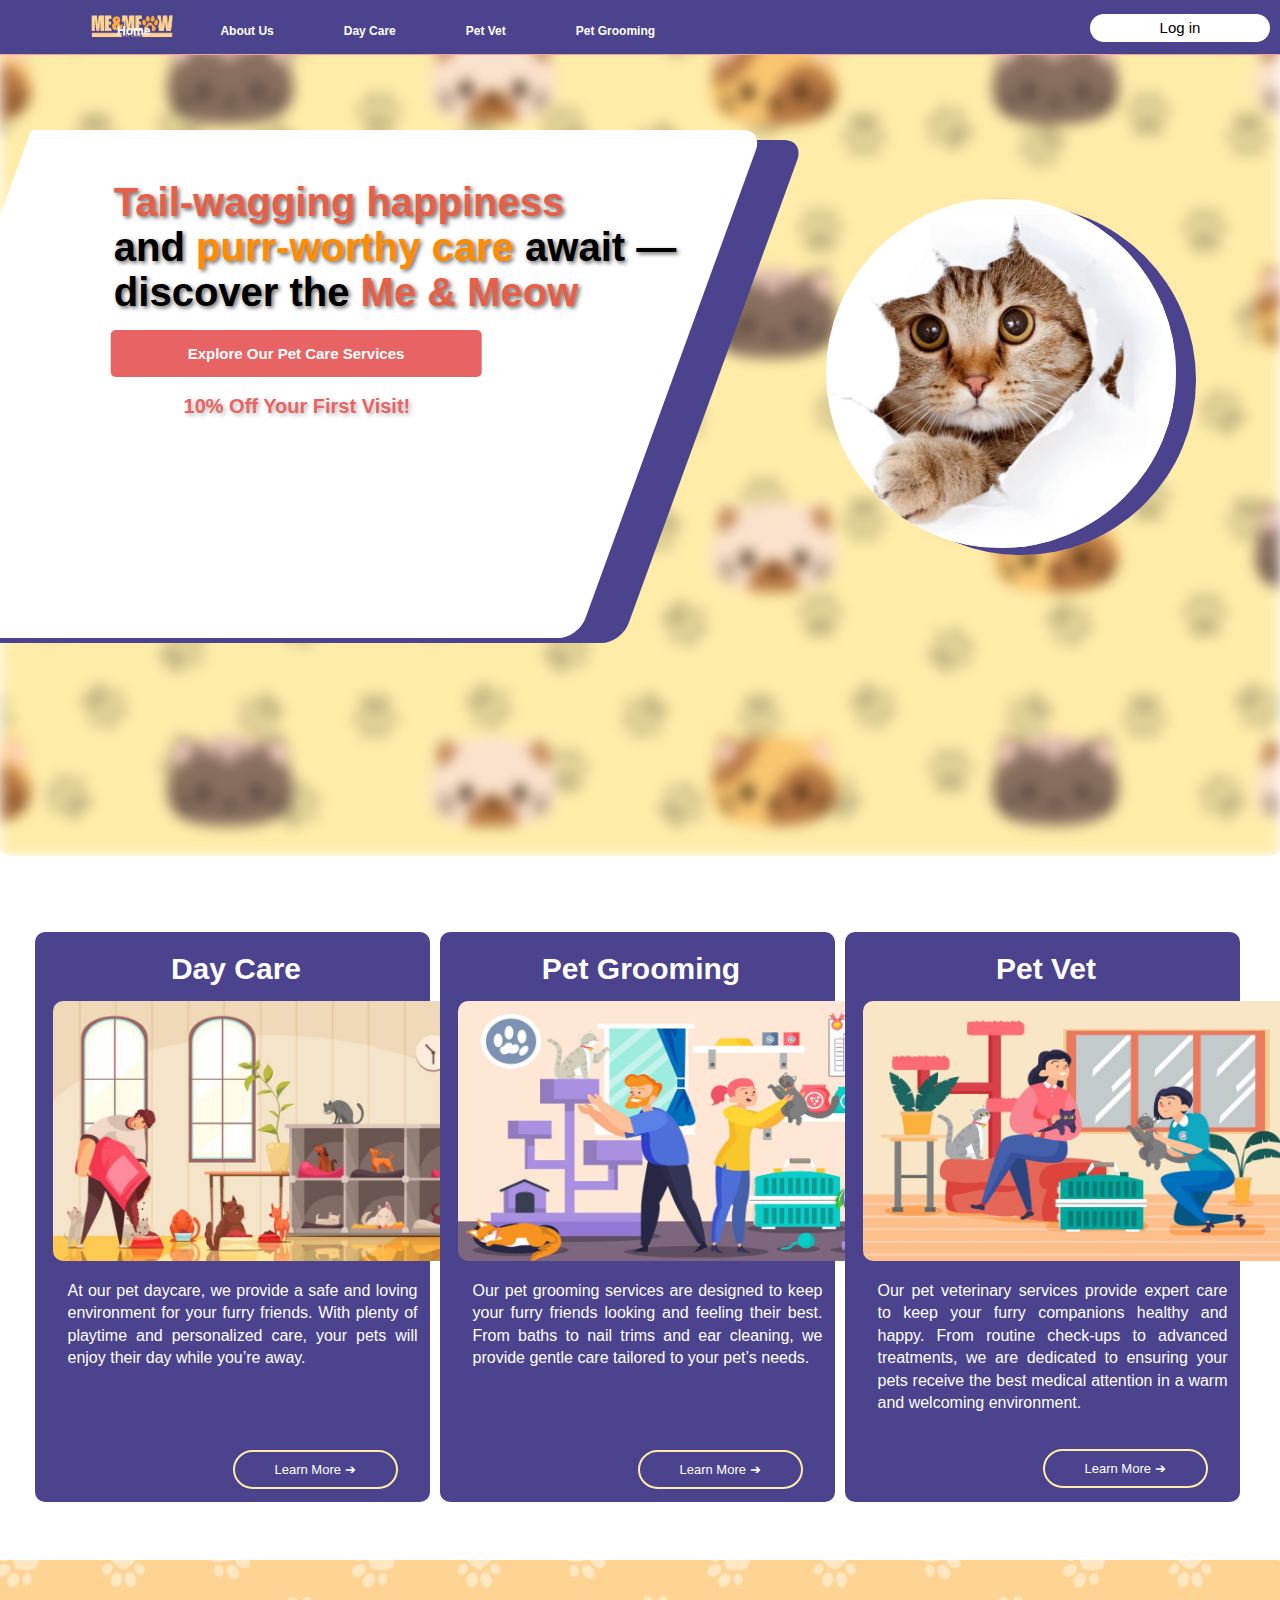
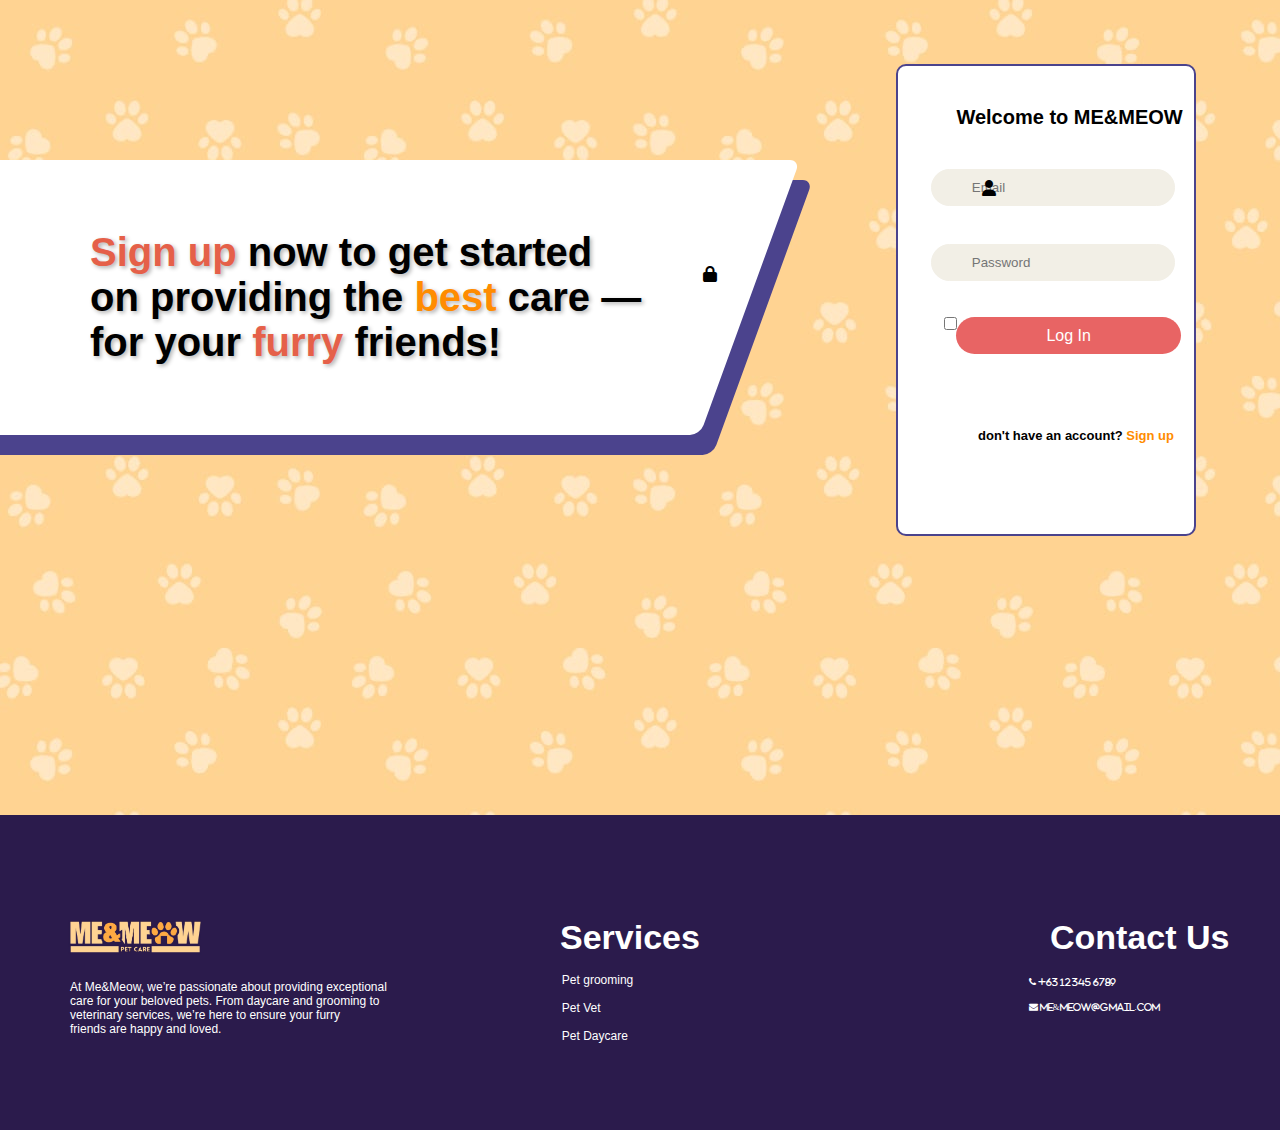
<file: index.html>
<!DOCTYPE html>
<html lang="en">
<head>
    <meta charset="UTF-8">
    <meta name="viewport" content="width=device-width, initial-scale=1.0">
    <link rel="stylesheet" href="index.css">
    <link rel="stylesheet" href="https://cdnjs.cloudflare.com/ajax/libs/font-awesome/6.0.0-beta3/css/all.min.css">
    <link rel="stylesheet" href="https://cdnjs.cloudflare.com/ajax/libs/font-awesome/4.7.0/css/font-awesome.min.css">

    <title>Document</title>
</head>
<body >
    <nav class="navbar">
        <label><img class="header" src="img/newlogo.jpg" alt="logo"></label>
        <ul>
            <li><a href="index.html">Home</a></li>
            <li><a href="about.html">About Us</a></li>
            <li><a href="daycare.html">Day Care</a></li>
            <li><a href="vet.html">Pet Vet</a></li>
            <li><a href="petgru.html">Pet Grooming</a></li>

            <div class="snav">
                <a href="#log">Log  in</a>
            </div>
            
       </ul>          
    </nav>
    

    <section class="body1">
        <div class="bbg">
            <div class="fbg">
                <h1 class="int">
                    <span style="color:#e56049;">Tail-wagging happiness</span><br> 
                    and <span style="color:#FF8C00;">purr-worthy care</span> await — <br> 
                    discover the <span style="color:#e56049;">Me & Meow </span> <br>
                    
                </h1>
        
                <h1 class="disc">10% Off Your First Visit!</h1>
                <div class="btn1"><a href="#service">Explore Our Pet Care Services</a></div>
            </div>
        </div>


        <div class="circle">
            <img src="img/circlecat.jpg" alt="Circular Framed Image">
        </div>
    </section>


    <section class="body2" id="service">
        <br>
        <br>
        <div class="container">
            <div class="card">
                <h1 class="h1">Day Care</h1>
                <img src="img/dc.png" class="img1" width="435px" height="260px">
                
                <p class="p1">At our pet daycare, we provide a safe and loving environment for your furry friends. With plenty of playtime and personalized care, your pets will enjoy their day while you’re away.</p>
                <a href="daycare.html" class="cardbtn">Learn More ➔</a>
            </div>

            <div class="card">
                <h1 class="h1">Pet Grooming</h1>
                <img src="img/pv.png" class="img1" width="435px" height="260px">
                
                <p class="p1">Our pet grooming services are designed to keep your furry friends looking and feeling their best. From baths to nail trims and ear cleaning, we provide gentle care tailored to your pet’s needs. </p>
                <a href="petgru.html" class="cardbtn">Learn More ➔</a>
            </div>

            <div class="card">
                <h1 class="h1">Pet Vet</h1>
                <img src="img/pg.png" class="img1" width="435px" height="260px">
                
                <p class="p1">Our pet veterinary services provide expert care to keep your furry companions healthy and happy. From routine check-ups to advanced treatments, we are dedicated to ensuring your pets receive the best medical attention in a warm and welcoming environment.</p>
                <a href="vet.html" class="cardbtn2">Learn More ➔</a>
            </div>
        </div>
        <br>
    </section>

    <section class="body3" id="log">

        <h1 class="int2">
            <div class="int2h">
                <span style="color:#e56049;">Sign up</span> now to get started<br> 
             on providing the<span style="color:#FF8C00;"> best </span>care — <br> 
            for your   <span style="color:#e56049;">furry </span> friends!
            </div>    
        </h1>

        <form action="" class="signlog">
            <label for="logsign" class="form">Welcome to ME&MEOW</label>
      
            <span class="icon1"><i class="fas fa-user"></i></span>
            <input type="text" placeholder="Email" required class="email">
      
            <span class="icon2"><i class="fas fa-lock"></i></span>
            <input type="password" placeholder="Password" required class="pass">
      
            <div class="rem">
              <label>
                <input type="checkbox" name="remember">Remember me
              </label>
            </div>

            <a href="about.html" class="submit">Log In</a>
            
            
            <p class="signlabel">don't have an account? <a href="sign.html" class="sign">Sign up</a></p>
            
          </form>
    </section>

    <section class="foot">
        <footer>
            <div class="fhead">
                <img src="img/fttrlogo.png" width="150px" height="50px">
                <h1>Services</h1>
                <h1>Contact Us</h1>
            </div>
            <div class="fdisc">
                <span>At Me&Meow, we’re passionate about providing exceptional <br>
                    care for your beloved pets. From daycare and grooming to <br>
                    veterinary services, we’re here to ensure your furry <br>
                    friends are happy and loved.</span>
                <div class="fserv">
                    <a href="">Pet grooming</a> <br>
                    <br><a href="">Pet Vet</a> <br>
                    <br><a href="">Pet Daycare</a>
                </div>

                <div class="fcont">
                    <h1 class="fa fa-phone">  +63 12 345 6789</h1> <br>
                    <br>
                    <a href="https://mail.google.com/mail/u/0/#inbox" class="fa fa-envelope">  me&meow@gmail.com</a>
                </div>
            </div>
        </footer>
    </section>
</body>
</html>
</file>
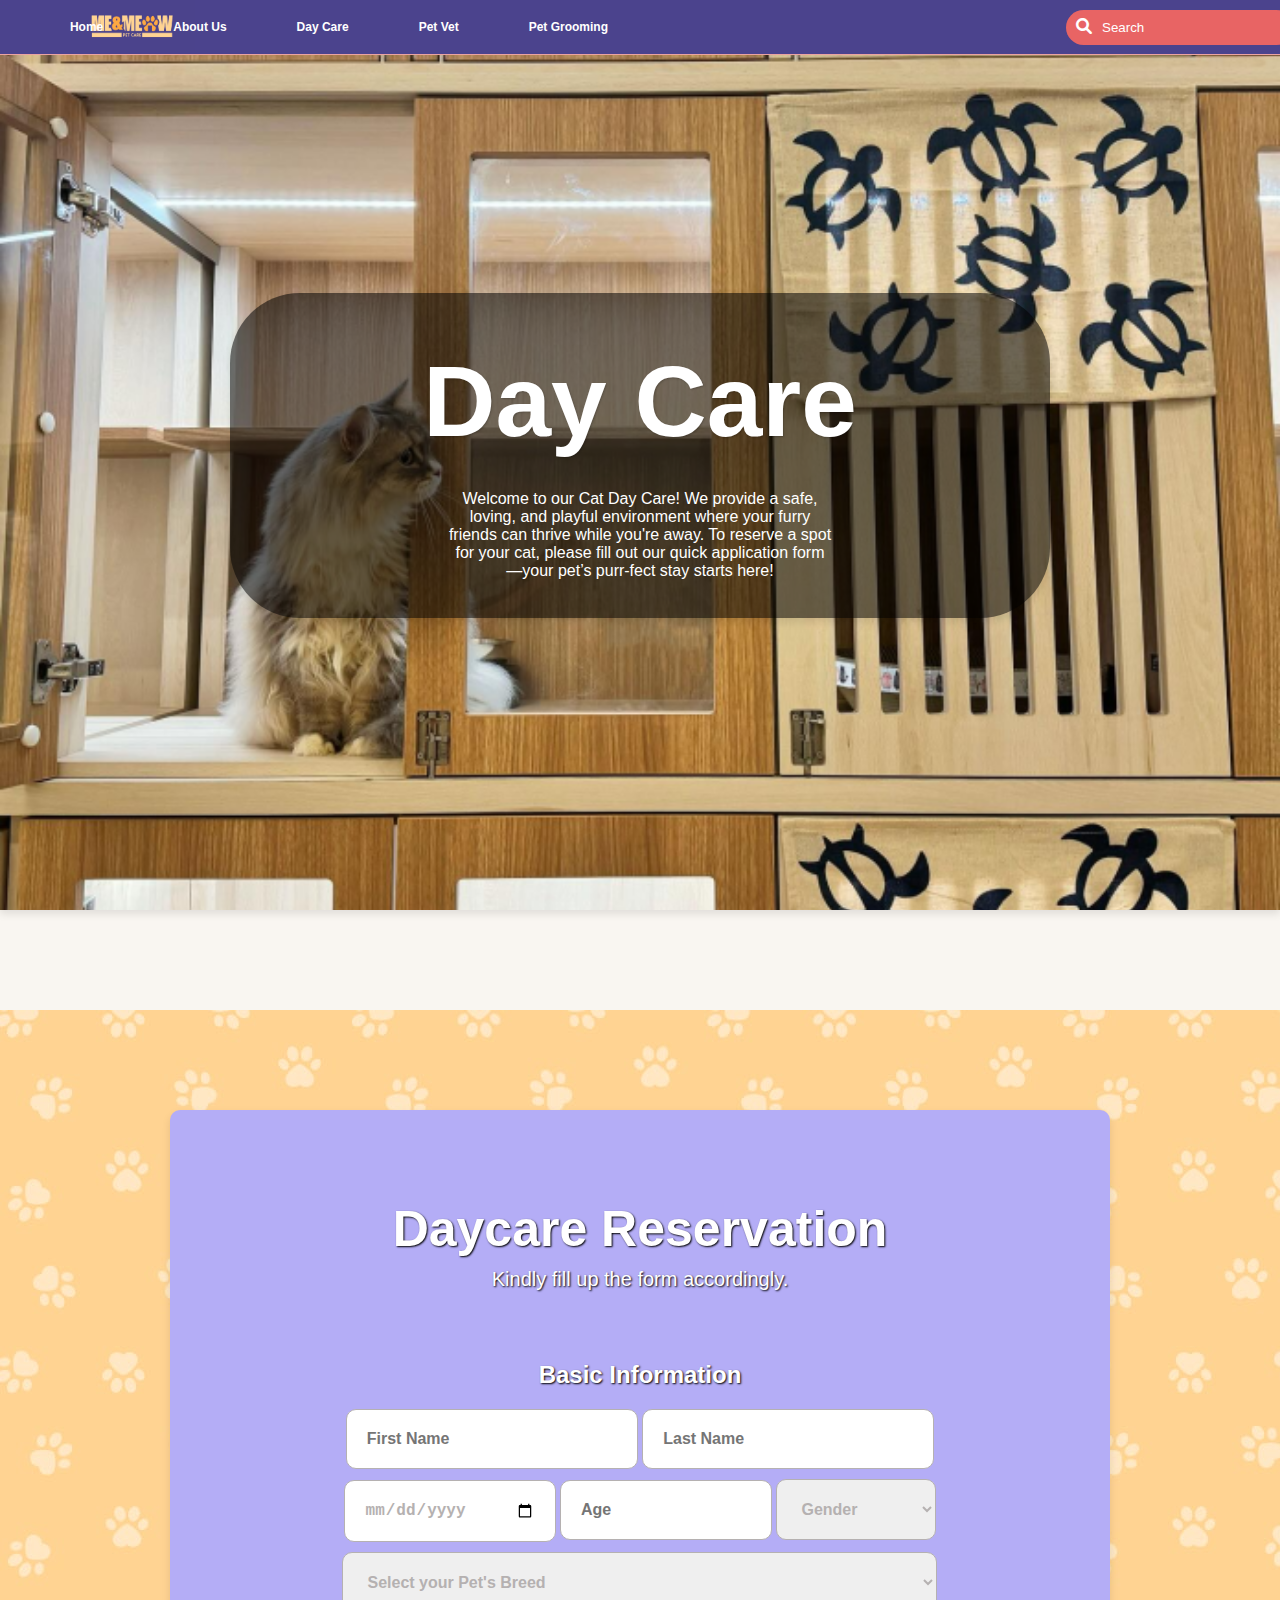
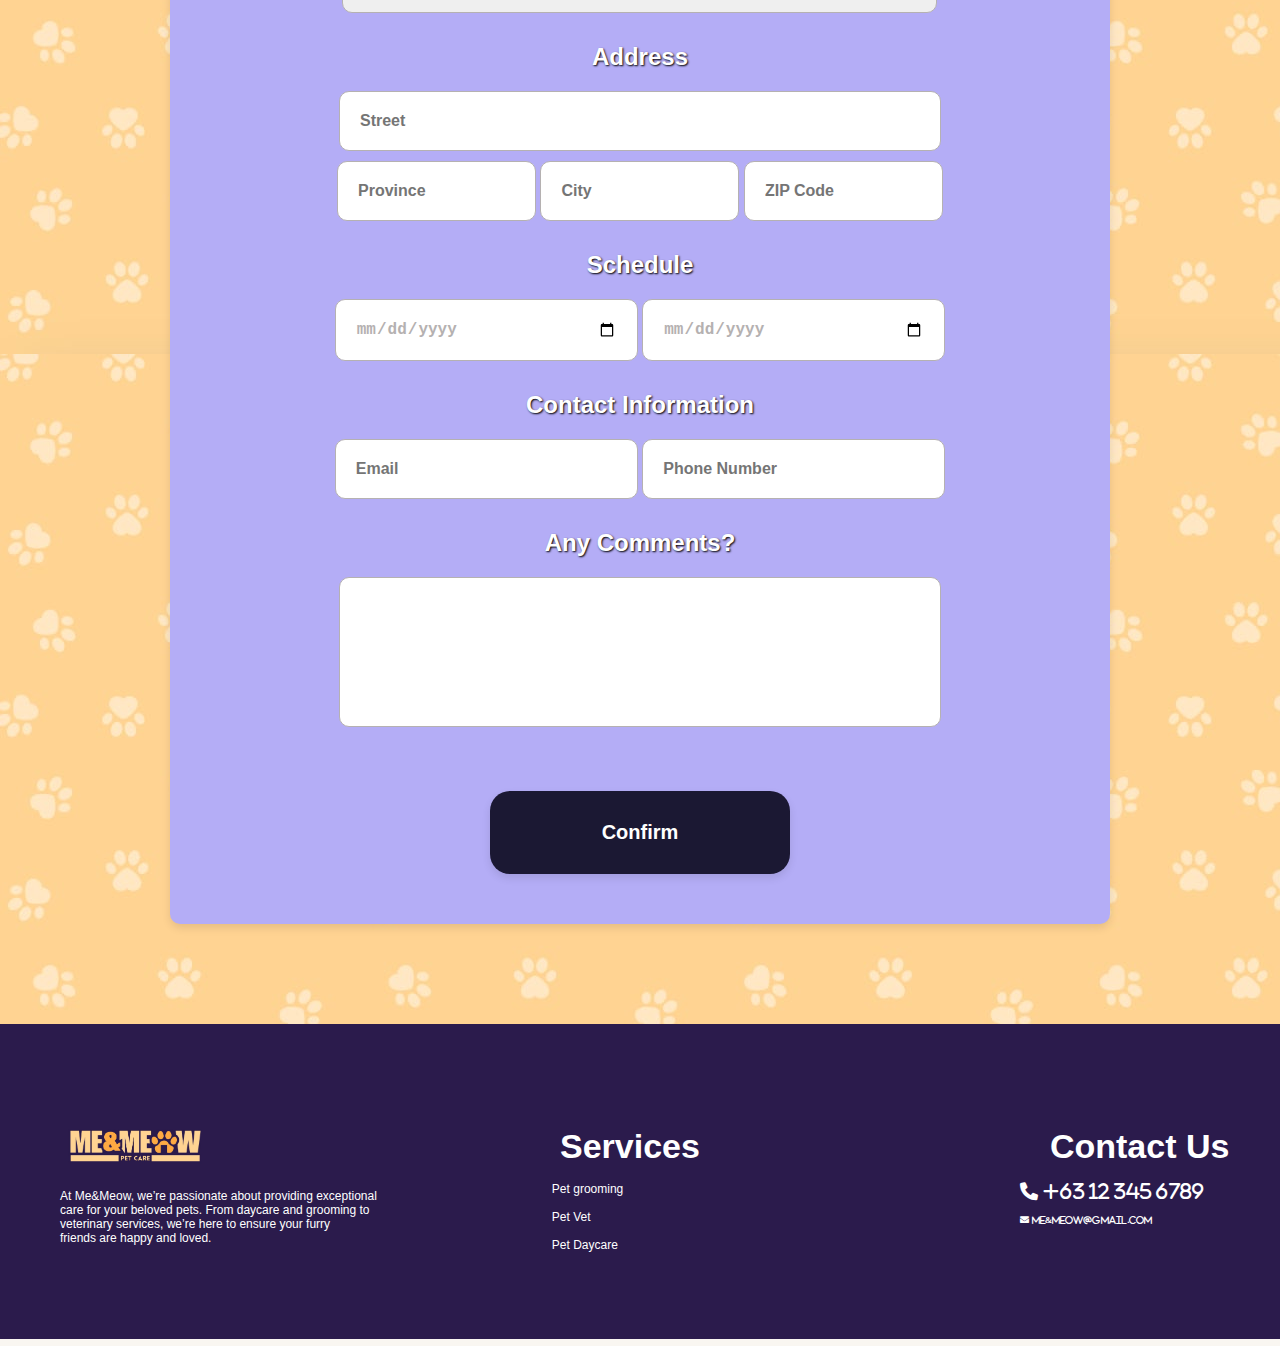
<file: daycare.html>
<!DOCTYPE html>
<html lang="en">
    <head>
        <meta charset="UTF-8" />
        <meta name="viewport" content="width=device-width, initial-scale=1.0" />
        <link rel="stylesheet" href="daycare.css" />
        <link rel="stylesheet" href="https://cdnjs.cloudflare.com/ajax/libs/font-awesome/6.0.0-beta3/css/all.min.css" />

        <title>Services - Day Care</title>
    </head>
    <body>

<!-- NAV BAR -->

<nav class="navbar">
    <label><img class="header" src="img/newlogo.jpg" alt="logo"></label>
    <ul>
        <li><a href="index.html">Home</a></li>
        <li><a href="about.html">About Us</a></li>
        <li><a href="daycare.html">Day Care</a></li>
        <li><a href="vet.html">Pet Vet</a></li>
        <li><a href="petgru.html">Pet Grooming</a></li>

        <div class="snav">
            <i class="fa fa-search"><input type="text" name="search" class="srchbar" placeholder="Search"></i>
        </div>
        
   </ul>          
</nav>

</section>
<!-- MAIN CONTENT -->


<section class="box" id="ttl">

<div>

    <h1> Day Care </h1>
    <p>Welcome to our Cat Day Care! We provide a safe, loving, and playful environment where your furry friends can thrive while you're away. To reserve a spot for your cat, please fill out our quick application form—your pet’s purr-fect stay starts here!</p>

</div>

</section>

<section class="setbg">
    <div class="set">
        <h1 class="title"> Daycare Reservation </h1>
        <p style="margin-bottom: 50px; font-size: 20px;"> Kindly fill up the form accordingly. </p>


        <form>

            <h2 style="margin-bottom: 20px; margin-top: 70px;"> Basic Information </h2>
            <input class="bar" type="text" placeholder="First Name">
            <input class="bar" type="text" placeholder="Last Name"> <br>

            <input class="shortbar" type="date" placeholder="Date of Birth" onfocus="(this.type='date')"
            onblur="(this.type='text')">

            <input class="shortbar" type="text" placeholder="Age">
            <select class="shortbarselect" placeholder="Gender">
                <option>Gender</option>
                <option>Male</option>
                <option>Female</option>
            </select> <br>

            <select class="longbarselect">
                <option>Select your Pet's Breed </option>
                <option>Cat</option>
                <option>Dog</option>
            </select>

            <h2 style="margin-bottom: 20px;margin-top: 20px;"> Address </h2>

            <input class="longbar" type="text" placeholder="Street"><br>
            <input class="shortbarthree" type="text" placeholder="Province">
            <input class="shortbarthree" type="text" placeholder="City">
            <input class="shortbarthree" type="text" placeholder="ZIP Code">

            <h2 style="margin-bottom: 20px;margin-top: 20px;"> Schedule </h2>

            <input class="middlebar" type="date" placeholder="Check-In" onfocus="(this.type='date')"
            onblur="(this.type='text')">
            <input class="middlebar" type="date" placeholder="Check-Out" onfocus="(this.type='date')"
            onblur="(this.type='text')">

            <h2 style="margin-bottom: 20px;margin-top: 20px;"> Contact Information </h2>

            <input class="middlebar" type="text" placeholder="Email">
            <input class="middlebar" type="text" placeholder="Phone Number"> <br>

            <h2 style="margin-bottom: 20px;margin-top: 20px;"> Any Comments? </h2>
            <textarea class="longbar" rows="6"> </textarea> <br>
            <a href="#ttl"><button> Confirm </button></a>
        </form>
    </div>
</section>



<!-- FOOTER -->
        
        <section class="foot">
            <footer>
                <div class="fhead">
                    <img src="img/fttrlogo.png" width="150px" height="50px" class="ftrimg">
                    <h1>Services</h1>
                    <h1>Contact Us</h1>
                </div>
                <div class="fdisc">
                    <span>At Me&Meow, we’re passionate about providing exceptional <br>
                        care for your beloved pets. From daycare and grooming to <br>
                        veterinary services, we’re here to ensure your furry <br>
                        friends are happy and loved.</span>
                    <div class="fserv">
                        <a href="">Pet grooming</a> <br>
                        <br><a href="">Pet Vet</a> <br>
                        <br><a href="">Pet Daycare</a>
                    </div>
    
                    <div class="fcont">
                        <h1 class="fa fa-phone">  +63 12 345 6789</h1> <br>
                        <br>
                        <a href="https://mail.google.com/mail/u/0/#inbox" class="fa fa-envelope">  me&meow@gmail.com</a>
                    </div>
                </div>
            </footer>
        </section>
    </body>
</html>
</file>
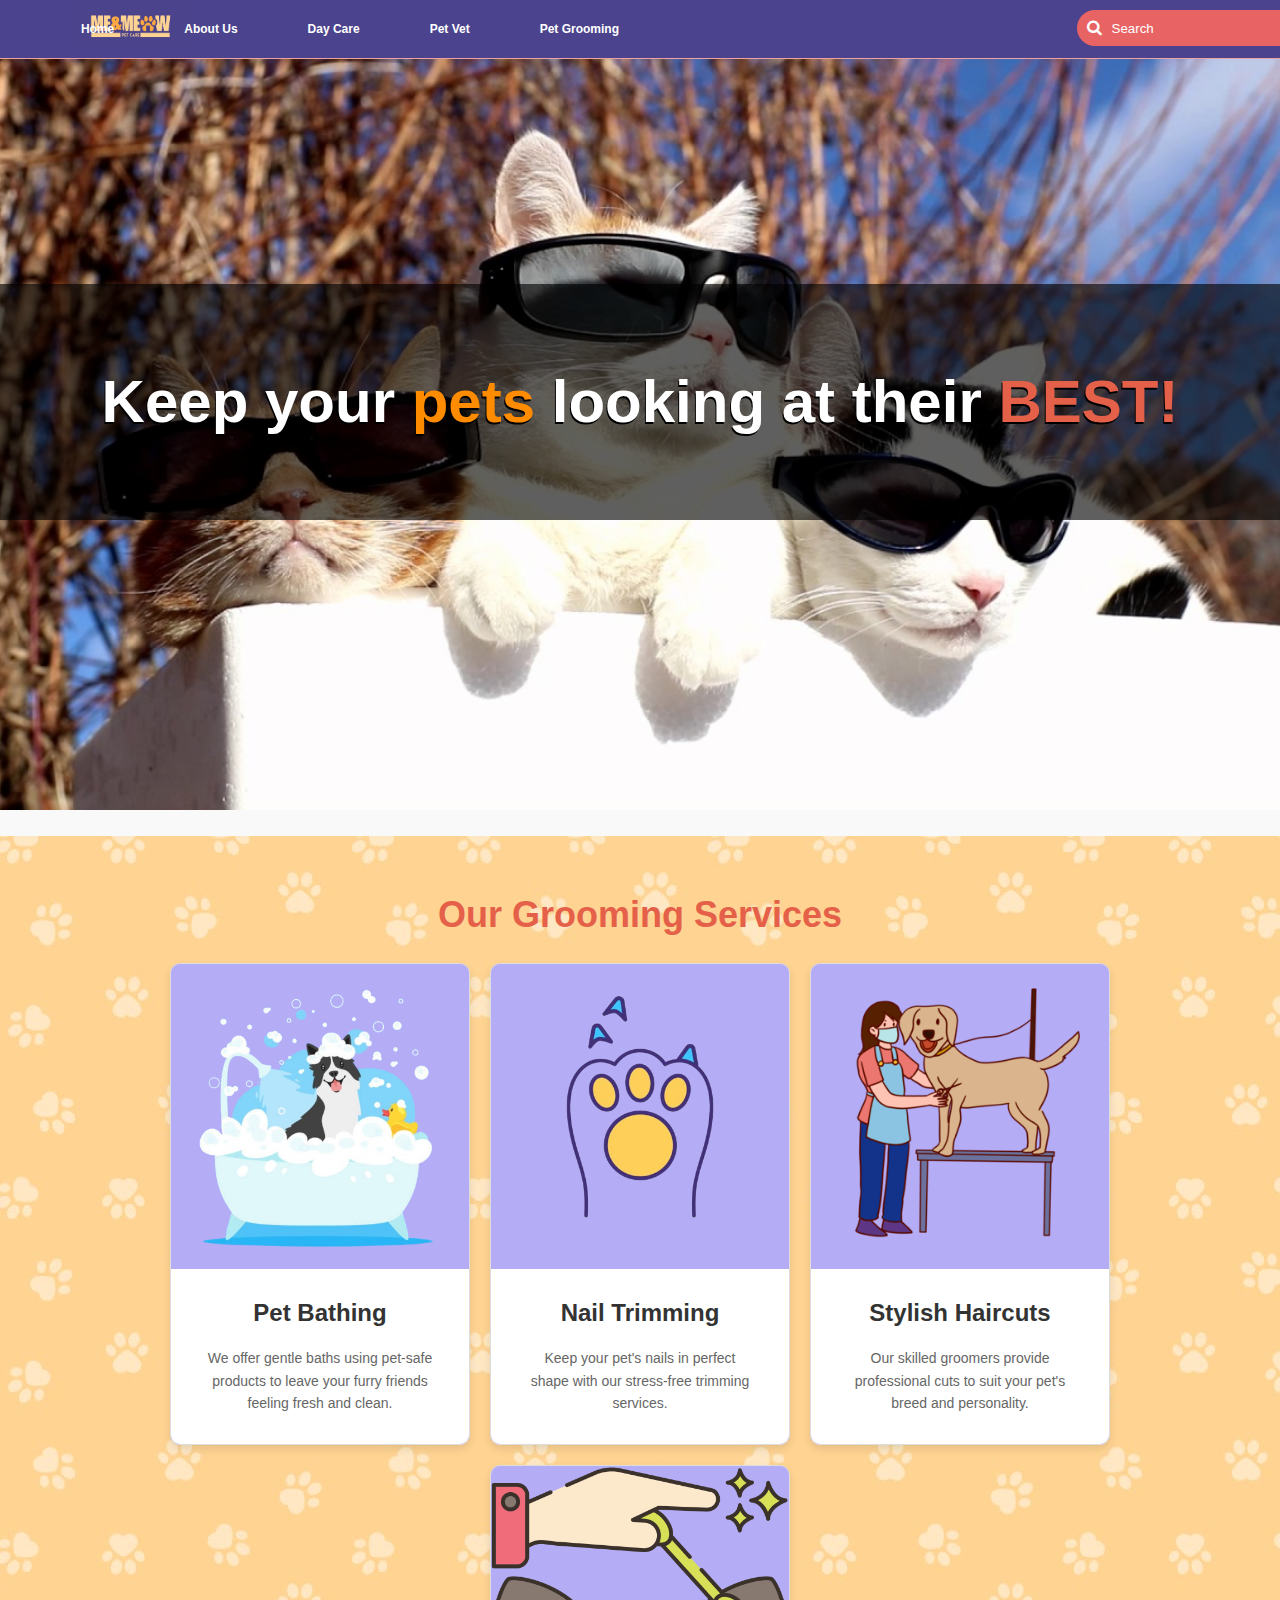
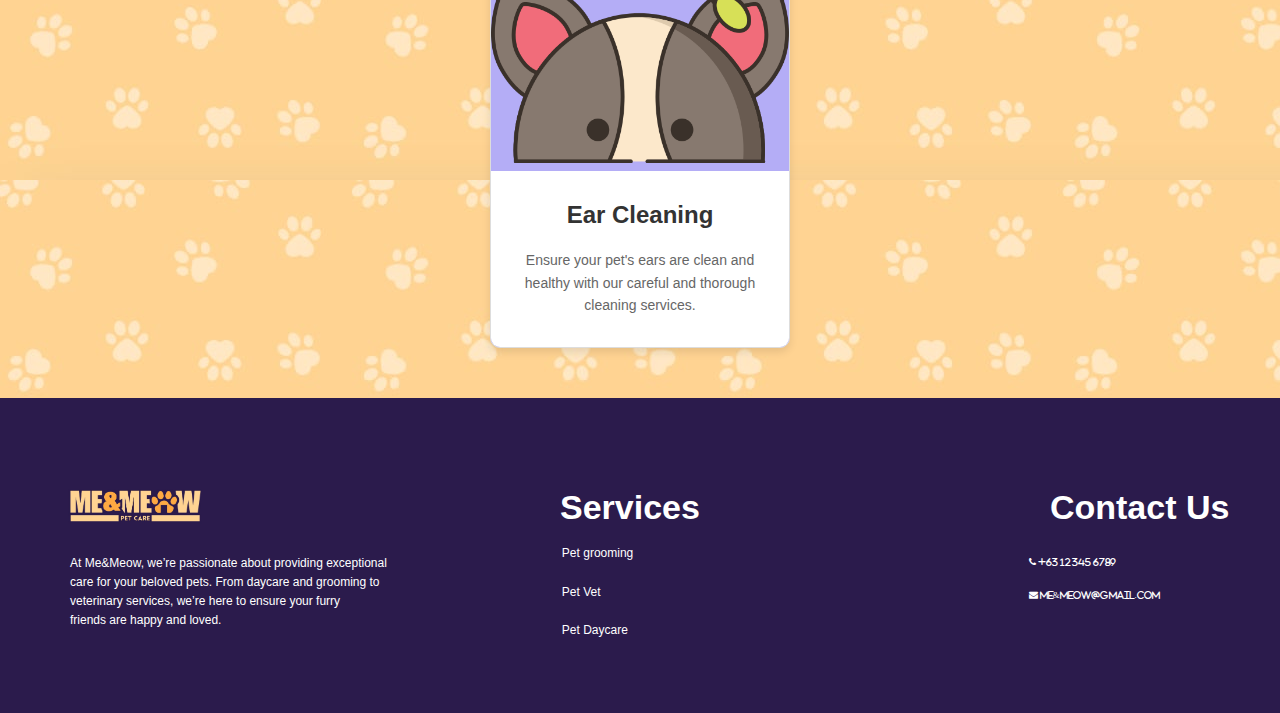
<file: petgru.html>
<!DOCTYPE html>
<html lang="en">
<head>
    <meta charset="UTF-8">
    <meta name="viewport" content="width=device-width, initial-scale=1.0">
    <link rel="stylesheet" href="petgru.css">
    <link rel="stylesheet" href="https://cdnjs.cloudflare.com/ajax/libs/font-awesome/6.0.0-beta3/css/all.min.css">
    <link rel="stylesheet" href="https://cdnjs.cloudflare.com/ajax/libs/font-awesome/4.7.0/css/font-awesome.min.css">

    <title>Pet Grooming Services</title> 
</head>
<body >
    <nav class="navbar">
        <label><img class="header" src="img/newlogo.jpg" alt="logo"></label>
        <ul>
            <li><a href="index.html">Home</a></li>
            <li><a href="about.html">About Us</a></li>
            <li><a href="daycare.html">Day Care</a></li>
            <li><a href="vet.html">Pet Vet</a></li>
            <li><a href="petgru.html">Pet Grooming</a></li>

            <div class="snav">
                <i class="fa fa-search"><input type="text" name="search" class="srchbar" placeholder="Search"></i>
            </div>
            
       </ul>          
    </nav>

    <section class="hero">
        <div>
            <h1>Keep your <span style="color:#FF8C00;">pets</span> looking at their <span style="color:#e56049;">BEST!</span></h1>
            
        </div>
    </section>

    <br>
   
    <section class="services">
        <h2>Our Grooming Services</h2>
        <div class="services-grid">
            
            <div class="service-card">
                <img src="img/petbath.png" alt="Pet Bathing">
                <div class="desc">
                    <h3>Pet Bathing</h3>
                    <p>We offer gentle baths using pet-safe products to leave your furry friends feeling fresh and clean.</p>
                </div>

            </div>
            
            <div class="service-card">
                <img src="img/Clipping.png" alt="Nail Trimming">
                <div class="desc2">
                    <h3>Nail Trimming</h3>
                    <p>Keep your pet's nails in perfect shape with our stress-free trimming services.</p>
                </div>  
            </div>
            
            <div class="service-card">
                <img src="img/cutting.png" alt="Pet Haircuts">
                <div class="desc">
                    <h3>Stylish Haircuts</h3>
                    <p>Our skilled groomers provide professional cuts to suit your pet's breed and personality.</p>
                </div>  
            </div>
            
            <div class="service-card">
                <img src="img/earclean.png" alt="Ear Cleaning">
                <div class="desc">
                    <h3>Ear Cleaning</h3>
                    <p>Ensure your pet's ears are clean and healthy with our careful and thorough cleaning services.</p>
                </div>    
            </div>
        </div>
    </section>

    <section class="foot">
        <footer>
            <div class="fhead">
                <img src="img/fttrlogo.png" width="150px" height="50px" class="ftrimg">
                <h1>Services</h1>
                <h1>Contact Us</h1>
            </div>
            <div class="fdisc">
                <span>At Me&Meow, we’re passionate about providing exceptional <br>
                    care for your beloved pets. From daycare and grooming to <br>
                    veterinary services, we’re here to ensure your furry <br>
                    friends are happy and loved.</span>
                <div class="fserv">
                    <a href="">Pet grooming</a> <br>
                    <br><a href="">Pet Vet</a> <br>
                    <br><a href="">Pet Daycare</a>
                </div>

                <div class="fcont">
                    <h1 class="fa fa-phone">  +63 12 345 6789</h1> <br>
                    <br>
                    <a href="https://mail.google.com/mail/u/0/#inbox" class="fa fa-envelope">  me&meow@gmail.com</a>
                </div>
            </div>
        </footer>
    </section>
</body>
</html>
</file>
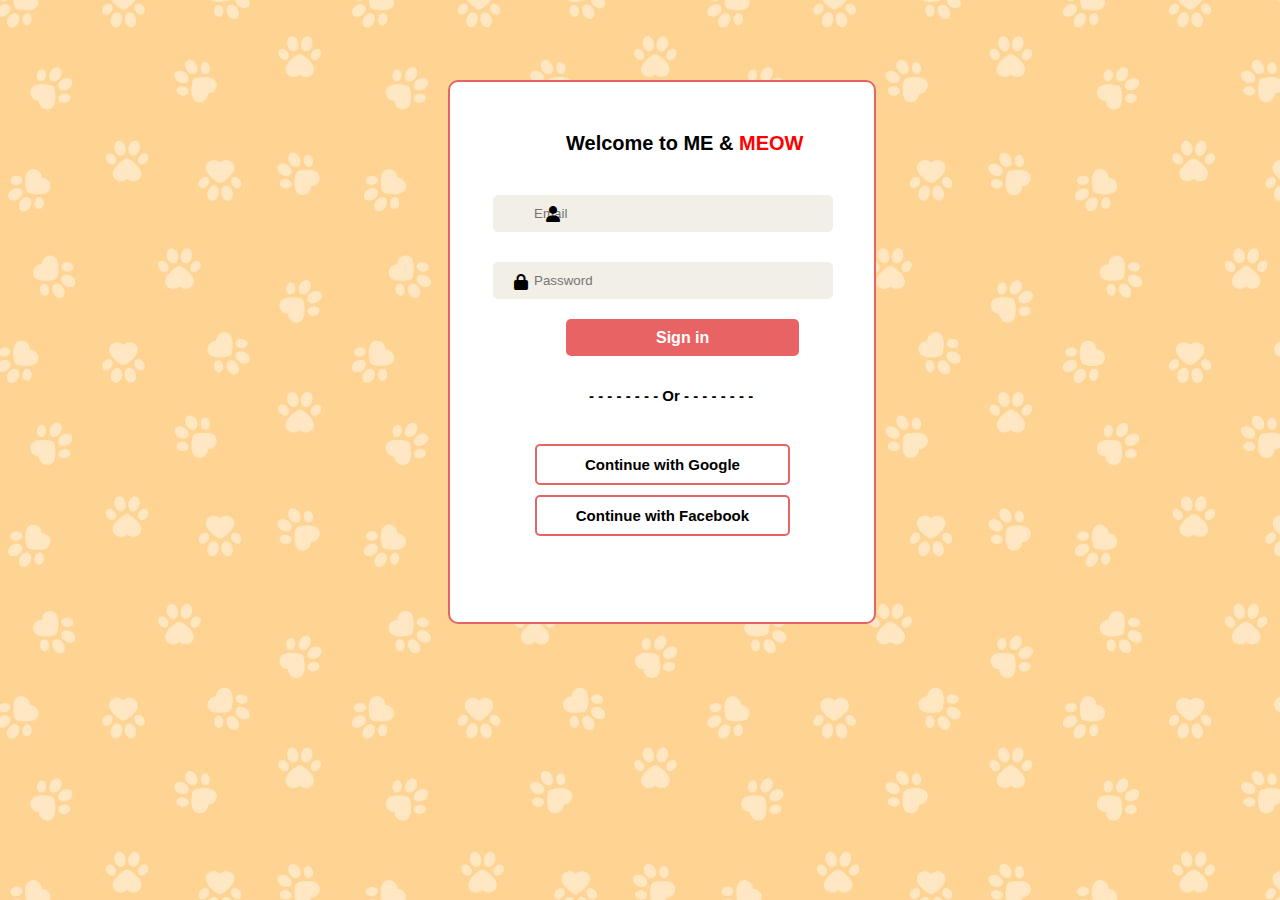
<file: sign.html>
<!DOCTYPE html>
<html lang="en">
<head>
    <meta charset="UTF-8">
    <meta name="viewport" content="width=device-width, initial-scale=1.0">
    <link rel="stylesheet" href="https://cdnjs.cloudflare.com/ajax/libs/font-awesome/6.0.0-beta3/css/all.min.css">
    <link rel="stylesheet" href="https://cdnjs.cloudflare.com/ajax/libs/font-awesome/6.0.0-beta3/css/all.min.css">
    <link rel="stylesheet" href="sign.css">
    <title>Document</title>
</head>
<body> 
    <form action="" class="signlog">
        <label for="logsign" class="form">Welcome to ME & <span style="color: red;">MEOW</span></label>
  
        <span class="icon1"><i class="fas fa-user"></i></span>
        <input type="text" placeholder="Email" class="email">
  
        <span class="icon2"><i class="fas fa-lock"></i></span>
        <input type="password" placeholder="Password" class="pass">
  
        <div >
            <a class="ggl2" href="about.html">Sign in</a>
        </div>
        
        <h1 class="or">- - - - - - - -  Or - - - - - - - -</h1>
        
        <div class="ggl">
            <a href="https://accounts.google.com/">Continue with Google</a>
        </div>

        <div class="ggl3">
            <a href="https://www.facebook.com/">Continue with Facebook</a>
        </div>
      </form>
</body>
</html>
</file>
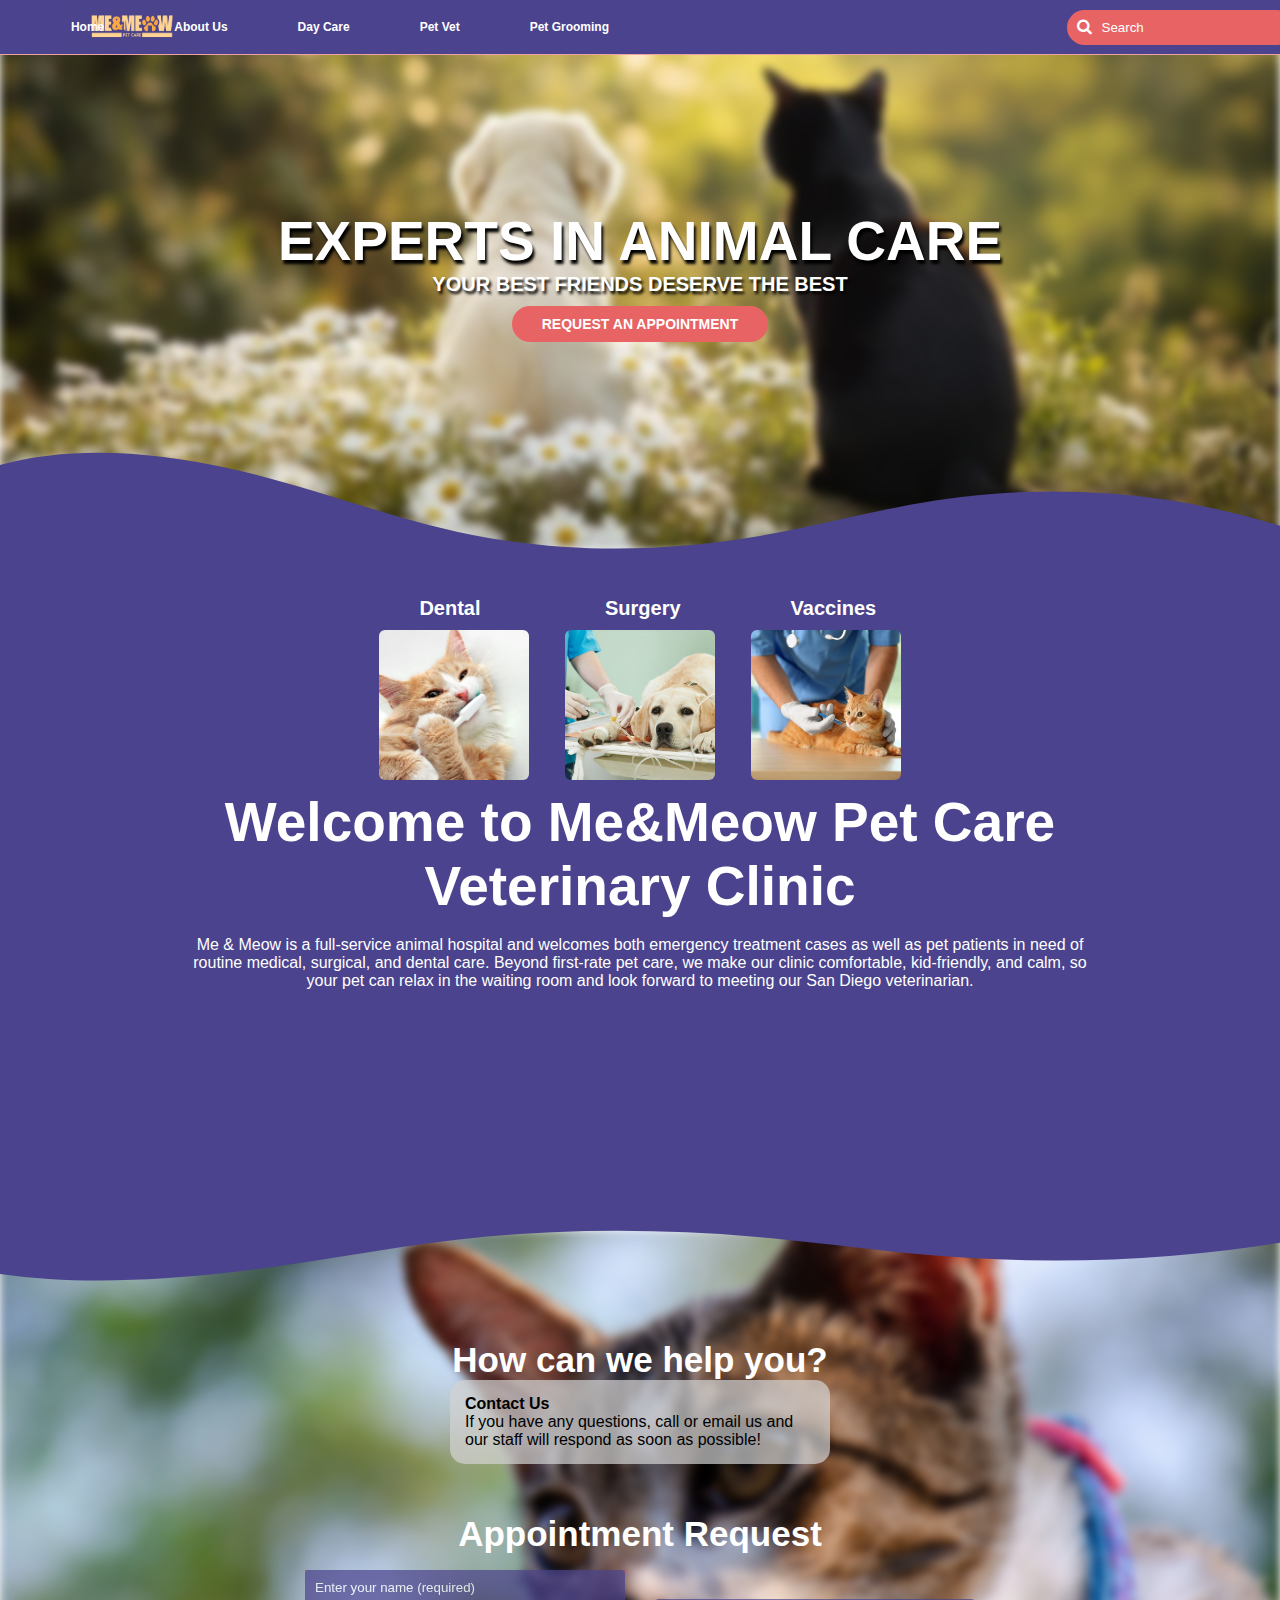
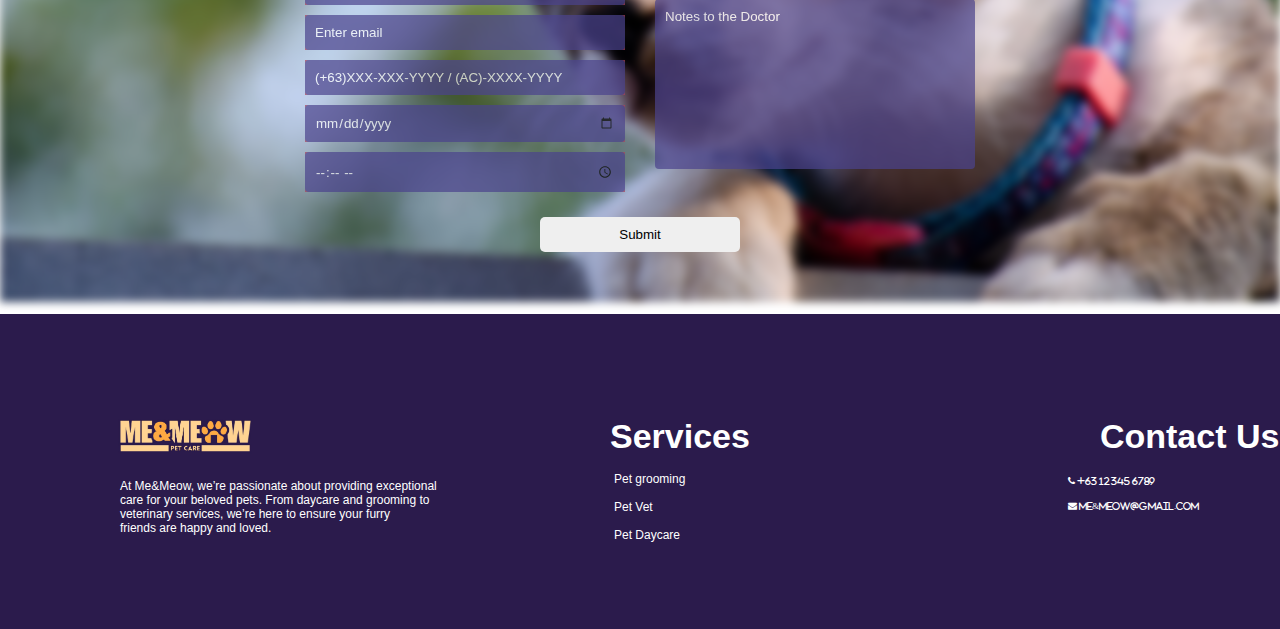
<file: vet.html>
<!DOCTYPE html>
<html lang="en">
<head>
    <meta charset="UTF-8">
    <meta name="viewport" content="width=device-width, initial-scale=1.0">
    <link rel="stylesheet" href="vet.css">
    <link rel="stylesheet" href="https://cdnjs.cloudflare.com/ajax/libs/font-awesome/6.0.0-beta3/css/all.min.css">
    <link rel="stylesheet" href="https://cdnjs.cloudflare.com/ajax/libs/font-awesome/4.7.0/css/font-awesome.min.css">
    <title>Vet</title>
</head>
<body>
    <nav class="navbar">
        <label><img class="header" src="img/newlogo.jpg" alt="logo"></label>
        <ul>
            <li><a href="index.html">Home</a></li>
            <li><a href="about.html">About Us</a></li>
            <li><a href="daycare.html">Day Care</a></li>
            <li><a href="vet.html">Pet Vet</a></li>
            <li><a href="petgru.html">Pet Grooming</a></li>

            <div class="snav">
                <i class="fa fa-search"><input type="text" name="search" class="srchbar" placeholder="Search"></i>
            </div>
            
       </ul>          
    </nav>
    

    <section class="bodyImage" id="top">
         <h1>EXPERTS IN ANIMAL CARE</h1>
         <p>YOUR BEST FRIENDS DESERVE THE BEST</p>
         <div class="btnap"><a href="#appointment">REQUEST AN APPOINTMENT</a></div>
         
         <div class="custom-shape-divider-bottom-1733415009">
            <svg data-name="Layer 1" xmlns="http://www.w3.org/2000/svg" viewBox="0 0 1200 120" preserveAspectRatio="none">
                <path d="M321.39,56.44c58-10.79,114.16-30.13,172-41.86,82.39-16.72,168.19-17.73,250.45-.39C823.78,31,906.67,72,985.66,92.83c70.05,18.48,146.53,26.09,214.34,3V0H0V27.35A600.21,600.21,0,0,0,321.39,56.44Z" class="shape-fill"></path>
            </svg>
        </div>
    </section>

    <section class="bodyOptions">
          <div class="containerOptions">
            <div class="containerDental">
                <p>Dental</p>
                <button class="hidden-buttonDental">Learn More</button>
            </div>
            <div class="containerSurgery">
                <p>Surgery</p>
                <button class="hidden-buttonSurgery">Learn More</button>
            </div>
            <div class="containerVaccines">
                <p>Vaccines</p>
                <button class="hidden-buttonVaccines">Learn More</button>
            </div>
          </div>
          <div class="containerOptionsText">
            <div class="OptionsText">
                <h1>Welcome to Me&Meow Pet Care <br> Veterinary Clinic</h1><br>
                <p>Me & Meow is a full-service animal hospital and welcomes both emergency treatment
                    cases as well as pet patients in need of routine medical, surgical, and dental care. Beyond first-rate pet care, we make our clinic comfortable, kid-friendly, and calm, so your 
                    pet can relax in the waiting room and look forward to meeting our San Diego veterinarian.</p>
            </div>
           </div>
        </div>
    </section >

    <section class="bodyAppointments" id="appointment">
        <!-- contact us(immediate response type thing), appointment request field -->
        <div class="custom-shape-divider-top-1733416728">
            <svg data-name="Layer 1" xmlns="http://www.w3.org/2000/svg" viewBox="0 0 1200 120" preserveAspectRatio="none">
                <path d="M321.39,56.44c58-10.79,114.16-30.13,172-41.86,82.39-16.72,168.19-17.73,250.45-.39C823.78,31,906.67,72,985.66,92.83c70.05,18.48,146.53,26.09,214.34,3V0H0V27.35A600.21,600.21,0,0,0,321.39,56.44Z" class="shape-fill"></path>
            </svg>
        </div>
         <div class="containerHelpYou">
            <!-- this box will be hoverable that links to a seprate page -->
            <h1>How can we help you?</h1>
            <div class="containerContactus">
                <h4>Contact Us</h4>
                <p>If you have any questions, call or email us and our staff will respond as soon as possible!</p>
            </div>
         </div>

         <div class="containerAppointments">
            <h1>Appointment Request</h1>
            <div class="containerForms">

                    <div class="leftside">
                        <form>
                        <div class="form-group">
                            <input type="text" class="leftform" placeholder="Enter your name (required)">
                        </div>
                        <div class="form-group">
                            <input type="email" class="leftform" placeholder="Enter email">
                        </div>
                        <div class="form-group">
                            <input type="tel" class="leftform" placeholder="(+63)XXX-XXX-YYYY / (AC)-XXXX-YYYY">
                        </div>
                        <div class="form-group">
                            <input type="date" class="leftform" placeholder="Select Date">
                        </div>
                        <div class="form-group">
                            <input type="time" class="leftform" placeholder="Select Time">
                        </div>
                        </form>
                    </div>
                    <div class="rightside">
                        <form>
                            <textarea class="rightform" placeholder="Notes to the Doctor"></textarea>
                        </form>
                    </div>
                    
            </div>
            <a href="#top"><input type="submit"></a>
         </div>

    </section>

    <section class="foot">
        <footer>
            <div class="fhead">
                <img src="img/fttrlogo.png" width="150px" height="50px" class="ftrimg">
                <h1>Services</h1>
                <h1>Contact Us</h1>
            </div>
            <div class="fdisc">
                <span>At Me&Meow, we’re passionate about providing exceptional <br>
                    care for your beloved pets. From daycare and grooming to <br>
                    veterinary services, we’re here to ensure your furry <br>
                    friends are happy and loved.</span>
                <div class="fserv">
                    <a href="">Pet grooming</a> <br>
                    <br><a href="">Pet Vet</a> <br>
                    <br><a href="">Pet Daycare</a>
                </div>

                <div class="fcont">
                    <h1 class="fa fa-phone">  +63 12 345 6789</h1> <br>
                    <br>
                    <a href="https://mail.google.com/mail/u/0/#inbox" class="fa fa-envelope">  me&meow@gmail.com</a>
                </div>
            </div>
        </footer>
    </section>
</body>
</html>
</file>
<file: index.css>
* {
    padding: 0;
    margin: 0;
}

html {
    scroll-behavior: smooth;
}

.body1 {
    position: relative; 
    padding: 50px 20px; 
    border-radius: 10px; 
    z-index: 1;
    overflow: hidden; 
    height: 84vh;
}

.body1::before {
    content: '';
    position: absolute;
    top: 0;
    left: 0;
    right: 0;
    bottom: 0;
    background-image: url('img/bg3.png'); 
    background-size: cover;
    background-repeat: no-repeat; 
    background-position: center; 
    filter: blur(7px); 
    z-index: -1; 
}

.navbar {
    overflow: visible;
    margin: 0;
    background-color: #4b438d;
    display: flex;
    align-items: center;
    justify-content: space-between;
    border-bottom: 1px solid rgb(235, 163, 163);
    padding: 0 20px;
    position: fixed;
    width: 100%;
    z-index: 3;
}

nav ul {
    display: flex;
    justify-content: flex-start; 
    gap: 10px; 
    margin-right: 40px;
    margin-top: 15px;
    padding: 0; 
    position: relative;
    right: 30%;
}

nav ul li {
    list-style: none;
}

nav ul li a{
    text-decoration: none;
    color: white;
    font-family: Arial, Helvetica, sans-serif;
    font-size: 12px;
    font-weight: bold;
    text-align: center;
    padding: 15px 30px;
    position: relative;
    border-radius: 5px;
}

nav ul li a:hover{
    text-decoration: none; 
    background-color: rgb(232, 100, 100);  
    color: white;
    padding: 10px 30px;
    transition: ease-in-out 0.2s;
}

.header {
    height: 50px;
    width: 70%; 
    padding-left: 50px;
    color: rgb(232, 100, 100);  
}

.snav {
    position: relative;
    left: 50%;
    bottom: 7px;
    padding: 5px 10px;
    border-radius: 20px;
    background-color: white;
}

.snav a {
    color: black    ;
    text-decoration: none;
    font-family: Arial, Helvetica, sans-serif;
    font-size: 15px;
    padding: 0px 60px;
}

.snav:hover{
    background-color: #2B1B4C;
    transition: ease-in-out .2s;
}

.snav:hover a {
    color: white;
    transition: ease-in-out .2s;
}


.foot {
    background-color: #2B1B4C;
    height: 35vh;
    display: flex;
    align-items: center; 
    gap: 20px;
}



.fhead {
    color: white;
    font-family: Arial, Helvetica, sans-serif;
    font-size: 17px;
    padding-left: 60px;
    padding-top: 10px;
    display: flex;
    align-items: center;
    gap: 350px; 
}

.fdisc {
    color: white;
    font-family: Arial, Helvetica, sans-serif;
    padding-left: 70px;
    padding-top: 10px;
    font-size: 12px;
    display: flex;
    align-items: center; 
    gap: 175px;
}

.fserv a{
    color: white;
    font-family: Arial, Helvetica, sans-serif;
    text-decoration: none;
}

.fserv a:hover{
    color: rgb(232, 100, 100);
    font-family: Arial, Helvetica, sans-serif;
    text-decoration: none;
    transition: ease-in-out 0.2s;
}

.fcont {
    position: relative;
    left: 19%;
    bottom: 16px;
    color: white;
    text-decoration: none;
    font-size: 9px;
    font-family: Arial, Helvetica, sans-serif;
}

.fcont a{
    color: white;
    text-decoration: none;
    position: relative;
    top: 5px;
}

.fcont a:hover{
    color: rgb(232, 100, 100);
    text-decoration: none;
    transition: ease-in-out 0.2s;
}

 /* End of Nav/Footer */





.bbg {
    position: relative;
    color: black;
    background-color: #4b438d;
    width: 50%;
    border-top-right-radius: 20px;
    border-bottom-right-radius: 20px;
    padding: 70px;
    top: 90px;
    right: 67px;
    padding-left: 70px;
    font-weight: 900;
    font-size: 40px;
    font-family: Arial, Helvetica, sans-serif;
    height: 48%;
    transform: skew(-20deg);
}

.fbg {
    background-color: white;
    position: relative;
    width: 118%;
    right: 14%;
    height: 140%;
    bottom: 80px;
    border-top-right-radius: 20px;
    border-bottom-right-radius: 20px;
}
 
.btn1 {
    position: relative;
    top: 50px;
    right: 13.5%;
    padding-left: 50px;
    transform: skew(20deg);
}

.btn1 a {
    width: 50%;
    display: inline-block;
    padding: 15px;
    background-color: rgb(232, 100, 100);
    text-decoration: none;
    text-align: center;
    position: relative;
    font-size: 15px;
    left: 33%;
    bottom: 45px;
    color: rgb(255, 255, 255);
    font-weight: bold;
    font-family: Arial, Helvetica, sans-serif;
    border-radius: 5px;
}

.btn1 a:hover {
    background-color: #F2EFE6;
    transition: ease-in-out .3s;
    color: rgb(0, 0, 0);
    border: 1px solid rgb(232, 100, 100);
}


.disc {
    font-family: Arial, Helvetica, sans-serif;
    font-size: 20px;
    position: relative;
    top: 100px;
    left: 34.5%;
    font-weight: bold;
    color:rgb(232, 100, 100);
    text-shadow: 2px 2px 4px rgba(0, 0, 0, 0.3); 
    transform: skew(20deg);
}
.int {
    position: relative;
    top: 20px;
    padding-left: 120px;
    padding-top: 30px;
    font-weight: 900;
    font-size: 40px;
    font-family: Arial, Helvetica, sans-serif;
    text-shadow: 2px 2px 4px rgba(0, 0, 0, 0.6);
    transform: skew(20deg);
}

.container {
    display: flex;
    gap: 10px; 
    justify-content: center;
    margin-top: 10px;
    padding-right: 30px;
}

.card {
    margin-top: 30px;
    background-color: #4b438d;
    border-radius: 10px;
    width: 30%;
    position: relative;
    padding: 10px;
    left: 1%;
    padding-bottom: 10px;
    
}

.img1 {
    border-radius: 10px;
    position: relative;
    left: 2%;
    top: 5px;
}

.h1 {
    font-family: Arial, Helvetica, sans-serif;
    color: white;
    position: relative;
    padding-top: 10px;
    padding-left: 7px;
    text-align: center;
    font-size: 30px;
    margin-bottom: 10px;
}

.p1 {
    max-width: 350px; 
    margin: 0 auto; 
    line-height: 1.4; 
    font-family: Arial, Helvetica, sans-serif;
    padding: 10px; 
    color: white;
    position: relative;
    left: 10px;
    bottom: 0px;
    padding-bottom: 60px;
    margin-top: 10px;
    text-align: justify;
}

.cardbtn {
    padding: 10px 40px;
    width: 70%;
    border: 2px solid #FFECA8;
    border-radius: 20px;
    color: white;
    font-family: Arial, Helvetica, sans-serif;
    text-decoration: none;
    font-size: 13px;
    position: relative;
    left: 50%;
    top: 30px;
}

.cardbtn2 {
    padding: 10px 40px;
    width: 70%;
    border: 2px solid #FFECA8;
    border-radius: 20px;
    color: white;
    font-family: Arial, Helvetica, sans-serif;
    text-decoration: none;
    font-size: 13px;
    position: relative;
    left: 50%;
    bottom: 15px;
}


.cardbtn:hover {
    background-color: #F2EFE6;
    transition: ease-in-out .3s;
    color: rgb(0, 0, 0);
    border: 1px solid white;
}

.cardbtn2:hover {
    background-color: #F2EFE6;
    transition: ease-in-out .3s;
    color: rgb(0, 0, 0);
    border: 1px solid white;
}

.body3 {
    margin-top: 40px;
    background-image: url(img/logbg.jpg);
    height: 95vh;
}

.int2 {
    position: relative;
    color: black;
    background-color: white;
    width: 50%;
    border-top-right-radius: 10px;
    border-bottom-right-radius: 10px;
    padding: 70px;
    top: 200px;
    right: 60px;
    padding-left: 100px;
    font-weight: 900;
    font-size: 40px;
    font-family: Arial, Helvetica, sans-serif;
    text-shadow: 2px 2px 4px rgba(0, 0, 0, 0.3); 
    transform: skew(-20deg);
    box-shadow: 20px 20px 0px 0px #4b438d;
}

.int2h {
    transform: skew(20deg);
    margin-left: 50px;
}

.signlog {
    background-color: white;
    padding: 20px;
    width: 20%;
    position: relative;
    left: 70%;
    height: 50%;
    bottom: 20%;
    border-radius: 10px;
    border: 2px solid #4b438d;
}

.form {
    position: relative;
    top: 20px;
    left: 15%;
    font-size: 20px;
    font-family: Arial, Helvetica, sans-serif;
    font-weight: bold;
}

.email {
    position: relative;
    top: 60px;
    left: 5%;
    padding: 10px;
    border-radius: 20px;
    width: 75%;
    padding-left: 40px;
    background-color: #F2EFE6;
    border: 1px solid #F2EFE6;
}

.icon1 {
    position: relative;
    top: 90px;
    right: 65%;
    z-index: 2;
}

.pass {
    position: relative;
    top: 80px;
    left: 5%;
    padding: 10px;
    border-radius: 20px;
    width: 75%;
    padding-left: 40px;
    background-color: #F2EFE6;
    border: 1px solid #F2EFE6;
}

.icon2 {
    position: relative;
    top: 120px;
    right: 84%;
    z-index: 2;
}

.submit {
    position: relative;
    top: 110px;
    left: 15%;
    padding: 10px 90px;
    background-color: rgb(232, 100, 100);
    border-radius: 20px;
    color: white;
    font-family: bold;
    font-family: Arial, Helvetica, sans-serif;
    border: none;
    text-decoration: none;
}

.submit:hover {
    background-color: #F2EFE6;
    transition: ease-in-out .3s;
    color: rgb(0, 0, 0);
    border: 1px solid rgb(232, 100, 100);
}

.signlabel {
    position: relative;
    top: 45%;
    left: 60px;
    font-family: Arial, Helvetica, sans-serif;
    font-weight: bold;
    font-size: 13px;
}

.sign {
    text-decoration: none;
    color: #FF8C00;
}

.rem {
    position: relative;
    top: 27%;
    left: 10%;
    font-family: Arial, Helvetica, sans-serif;
    font-size: 13px;
}

.rem input[type="checkbox"] {
    margin-right: 7px;
    cursor: pointer;
}

.circle {
    width: 350px;
    height: 350px;
    border-radius: 50%;
    overflow: hidden;
    display: flex;
    justify-content: center;
    align-items: center;
    box-shadow: 20px 7px 0px 0px #4b438d; /* Optional: Add shadow for effect */
    position: relative;
    left: 65%;
    bottom: 47%;
}

.circle img {
    width: 100%;
    height: 100%;
    object-fit: cover;
}
</file>
<file: daycare.css>
* {
    margin: 0;
    padding: 0;

}

html {
    scroll-behavior: smooth;
}   
body {
    font-family: Arial, Helvetica, sans-serif;
    background-color: #f9f6f1;
    color: #333;
}

    .navbar {
        overflow: visible;
        margin: 0;
        background-color: #4b438d;
        display: flex;
        align-items: center;
        justify-content: space-between;
        border-bottom: 1px solid rgb(235, 163, 163);
        padding: 0 20px;
        position: fixed;
        width: 100%;
        z-index: 3;
    }
    
    nav ul {
        display: flex;
        justify-content: flex-start; 
        gap: 10px; 
        margin-right: 40px;
        margin-top: 15px;
        padding: 0; 
        position: relative;
        right: 30%;
    }
    
    nav ul li {
        list-style: none;
    }
    
    nav ul li a {
        text-decoration: none;
        color: white;
        font-family: Arial, Helvetica, sans-serif;
        font-size: 12px;
        font-weight: bold;
        text-align: center;
        padding: 15px 30px;
        position: relative;
        border-radius: 5px;
    }
    
    nav ul li a:hover {
        text-decoration: none; 
        background-color: rgb(232, 100, 100);  
        color: white;
        padding: 10px 30px;
        transition: ease-in-out 0.2s;
    }
    
    .header {
        height: 50px;
        width: 70%; 
        padding-left: 50px;
        color: rgb(232, 100, 100);  
    }
    
    .snav {
        position: relative;
        left: 50%;
        bottom: 7px;
        padding: 5px 10px;
        border-radius: 20px;
        background-color: rgb(232, 100, 100);
    }
    
    .snav:focus-within {
        background-color: white;
        transition: ease-in-out .1s;
    }
    
    .srchbar {
        margin-left: 5px;
        border: none;
        background-color: rgb(232, 100, 100);
        padding: 5px;
        outline: none;
    }
    
    .srchbar::placeholder {
        color: white;
    }
    
    .srchbar:focus {
        background-color: white; 
        border-color: rgb(255, 255, 255); 
        transition: ease-in-out .1s;
    }
    
    .fa-search {
        color: white;
    }
    
    .fa-search:focus-within {
        color: rgb(232, 100, 100);
        transition: ease-in-out .1s;
    }
    
    .foot {
        background-color: #2B1B4C;
        height: 35vh;
        display: flex;
        align-items: center; 
        gap: 20px;
    }
    
    .fhead {
        color: white;
        font-family: Arial, Helvetica, sans-serif;
        font-size: 17px;
        padding-left: 60px;
        padding-top: 10px;
        display: flex;
        align-items: center;
        gap: 350px; 
    }
    
    .fdisc {
        color: white;
        font-family: Arial, Helvetica, sans-serif;
        padding-left: 60px;
        padding-top: 10px;
        font-size: 12px;
        display: flex;
        align-items: center; 
        gap: 175px;
    }
    
    .fserv a {
        color: white;
        font-family: Arial, Helvetica, sans-serif;
        text-decoration: none;
    }
    
    .fserv a:hover {
        color: rgb(232, 100, 100);
        font-family: Arial, Helvetica, sans-serif;
        text-decoration: none;
        transition: ease-in-out 0.2s;
    }
    
    .fcont {
        position: relative;
        left: 19%;
        bottom: 16px;
        color: white;
        text-decoration: none;
        font-size: 9px;
        font-family: Arial, Helvetica, sans-serif;
    }
    
    .fcont a {
        color: white;
        text-decoration: none;
        position: relative;
        top: 5px;
    }
    
    .fcont a:hover {
        color: rgb(232, 100, 100);
        text-decoration: none;
        transition: ease-in-out 0.2s;
    }

/* End of Nav/Footer */






.box {

    background-image: url('img/daycarecat.png'); 
    background-size: cover;
    background-position: center;
    background-color: #5b8e61;
    height: 90vh;
    display: flex;
    align-items: center;
    justify-content: center;
    text-align: center;
    padding: 50px;
    color: white;
    box-shadow: 0 4px 8px rgba(0, 0, 0, 0.1);
    margin-bottom: 100px; 
}

.box div {

padding: 50px;
background-color: rgba(0, 0, 0, 0.544);
width: 80vh;
height: 25vh;
box-shadow: 0 4px 8px rgba(0, 0, 0, 0.1);
border-radius: 70px;
color: white;

}

.box h1 {

line-height: 13vh;
margin: auto;
text-align: center;
font-size: 100px;
margin-bottom: 10px;
text-shadow: 1px 1px 2px rgba(0, 0, 0, 0.2);
padding-bottom: 20px;

}

.box p {

    width: 30vw;
    margin-left: auto;
    margin-right: auto;
}




.set {

    background-color:  #b4adf6;
    color: white;
    text-align: center;
    padding: 20px;
    padding-top: 50px;
    padding-bottom: 50px;
    margin-bottom: 200px;
    margin-top: 100px;
    width: 900px;
    justify-items: center;
    border-radius: 10px;
    margin: auto;
    display: block;
    box-shadow: 0 4px 8px rgba(0, 0, 0, 0.1);
    text-shadow: 1px 1px 2px rgba(0, 0, 0, 6);

}

.bar {

    border: 1px solid #b5b1b1;
    border-radius: 10px;
    padding: 20px;
    width: 250px;
    font-size: 16px;
    font-weight: 550;
    color: #b5b1b1;
    margin-bottom: 10px;

}

.title {

    font-size: 50px;
    margin-bottom: 10px;
    margin-top: 40px;

}


.shortbar {

    border: 1px solid #b5b1b1;
    border-radius: 10px;
    padding: 20px;
    width: 170px;
    font-size: 16px;
    font-weight: 550;
    color: #b5b1b1;
    margin-bottom: 10px;

}

.shortbarthree {

    border: 1px solid #b5b1b1;
    border-radius: 10px;
    padding: 20px;
    width: 157px;
    font-size: 16px;
    font-weight: 550;
    color: #b5b1b1;
    margin-bottom: 10px;

}

.middlebar {

    border: 1px solid #b5b1b1;
    border-radius: 10px;
    padding: 20px;
    width: 261px;
    font-size: 16px;
    font-weight: 550;
    color: #b5b1b1;
    margin-bottom: 10px;

}

.shortbarselect {

    border: 1px solid #b5b1b1;
    border-radius: 10px;
    padding: 20px;
    width: 160px;
    font-size: 16px;
    font-weight: 550;
    color: #b5b1b1;
    margin-bottom: 10px;

}

input:focus {
    color: #938f8f;
    background-color: #f6f1f1;
}

.longbar {

    border: 1px solid #b5b1b1;
    border-radius:10px;
    padding: 20px;
    width: 560px;
    font-size: 16px;
    font-weight: 550;
    color: #b5b1b1;
    margin-bottom: 10px;
    resize: none; 

}

.longbarselect {

    border: 1px solid #b5b1b1;
    border-radius:10px;
    padding: 20px;
    width: 595px;
    font-size: 16px;
    font-weight: 550;
    color: #b5b1b1;
    margin-bottom: 10px;

}

button {

    margin-top: 50px;
    color: white;
    background: #1B1833;
    padding: 30px;
    border: 0px solid;
    box-shadow: 0 4px 10px rgba(0, 0, 0, 0.1);
    border-radius: 20px;
    font-size: 20px;
    font-weight: 550;
    width: 300px;
     transition:
    background-color 0.3s,
    color 0.3s;
    box-shadow: 0 4px 8px rgba(0, 0, 0, 0.1);


}


button:active {

    background: #979797;
    


}

button:hover {

    background: white;
    color: black;


}


.setbg {
    background-image: url(img/logbg.jpg);
    padding: 100px;

}
</file>
<file: petgru.css>
* {
    margin: 0;
    padding: 0;
    box-sizing: border-box;
}

body {
    font-family: Arial, sans-serif;
    line-height: 1.6;
    background-color: #F9F9F9;
    color: #333;
}

.navbar {
    overflow: visible;
    margin: 0;
    background-color: #4b438d;
    display: flex;
    align-items: center;
    justify-content: space-between;
    border-bottom: 1px solid rgb(235, 163, 163);
    padding: 0 20px;
    position: fixed;
    width: 100%;
    z-index: 3;
}

nav ul {
    display: flex;
    justify-content: flex-end; 
    gap: 10px; 
    margin-right: 2px;
    padding: 0;
    position: relative;
    right: 30%; 
    top: 4px;
}

nav ul li {
    list-style: none;
}

nav ul li a{
    text-decoration: none;
    color: white;
    font-family: Arial, Helvetica, sans-serif;
    font-size: 12px;
    font-weight: bold;
    text-align: center;
    padding: 15px 30px;
    position: relative;
    border-radius: 5px;
}

nav ul li a:hover{
    text-decoration: none; 
    background-color: rgb(232, 100, 100);  
    color: white;
    padding: 10px 30px;
    transition: ease-in-out 0.2s;
}

.header {
    height: 50px;
    width: 96%; 
    padding-left: 50px;
    color: rgb(232, 100, 100);  
}

.snav {
    position: relative;
    left: 50%;
    bottom: 5px;
    padding: 5px 10px;
    border-radius: 20px;
    background-color: rgb(232, 100, 100);
}

.snav:focus-within {
    background-color: white;
    transition: ease-in-out .1s;
}

.srchbar {
    margin-left: 5px;
    border: none;
    background-color: rgb(232, 100, 100);
    padding: 5px;
    outline: none;
}

.srchbar::placeholder {
    color: white;
}

.srchbar:focus {
    background-color: white; 
    border-color: rgb(255, 255, 255); 
    transition: ease-in-out .1s;
}

.fa-search {
    color: white;
}

.fa-search:focus-within {
    color: rgb(232, 100, 100);
    transition: ease-in-out .1s;
}


.foot {
    background-color: #2B1B4C;
    height: 35vh;
    display: flex;
    align-items: center;
    gap: 20px;
}

.fhead {
    color: white;
    font-family: Arial, Helvetica, sans-serif;
    font-size: 17px;
    padding-left: 60px;
    padding-top: 10px;
    display: flex;
    align-items: center;
    gap: 350px; 
}

.fdisc {
    color: white;
    font-family: Arial, Helvetica, sans-serif;
    padding-left: 70px;
    padding-top: 10px;
    font-size: 12px;
    display: flex;
    align-items: center; 
    gap: 175px;
}

.fserv a{
    color: white;
    font-family: Arial, Helvetica, sans-serif;
    text-decoration: none;
}

.fserv a:hover{
    color: rgb(232, 100, 100);
    font-family: Arial, Helvetica, sans-serif;
    text-decoration: none;
    transition: ease-in-out 0.2s;
}

.fcont {
    position: relative;
    left: 19%;
    bottom: 16px;
    color: white;
    text-decoration: none;
    font-size: 9px;
    font-family: Arial, Helvetica, sans-serif;
}

.fcont a{
    color: white;
    text-decoration: none;
    position: relative;
    top: 5px;
}

.fcont a:hover{
    color: rgb(232, 100, 100);
    text-decoration: none;
    transition: ease-in-out 0.2s;
}

/* End of Nav/Footer */















.hero {
    background-image: url('img/forhero.jpg'); 
    background-size: cover;
    background-position: center;
    height: 90vh;
    display: flex;
    align-items: center;
    justify-content: center;
    text-align: center;
    color: white;
    position: relative;
}

.hero::before {
    content: '';
    position: absolute;
    top: 0;
    left: 0;
    right: 0;
    bottom: 0;
    background-color: rgba(0, 0, 0, 0.5);
    z-index: -1;
}

.hero h1 {
    font-size: 60px;
    margin-bottom: 7px;
    background-color: rgba(0, 0, 0, 0.623);
    text-align: center;
    text-shadow: -1px 2px #000000;
    padding: 70px 221px;
    white-space: nowrap;
}


/* Services Section */
.services {
    padding: 50px 20px;
    text-align: center;
    background-image: url(img/logbg.jpg);
}

.services h2 {
    font-size: 36px;
    color: #e56049;
    margin-bottom: 20px;
}

.services-grid {
    display: flex;
    gap: 20px;
    justify-content: center;
    flex-wrap: wrap;
}

.service-card {
    background-color: #b4adf6;
    border: 1px solid #ddd;
    border-radius: 10px;
    box-shadow: 0 4px 8px rgba(0, 0, 0, 0.1);
    width: 300px;
    text-align: center;
    overflow: hidden;
}

.service-card img {
    width: 100%;
    height: 297px;
    object-fit: cover;
}

.service-card h3 {
    font-size: 24px;
    margin: 15px 0;
    color: #333;
}

.service-card p {
    padding: 0 15px;
    font-size: 14px;
    color: #666;
    margin-bottom: 20px;
}

.service-card .btn {
    display: inline-block;
    padding: 10px 20px;
    background-color: #e56049;
    color: white;
    text-decoration: none;
    font-size: 14px;
    border-radius: 5px;
    transition: background-color 0.3s ease-in-out;
}

.service-card .btn:hover {
    background-color: #FF8C00;
}

.desc {
    background-color: white;
    padding: 10px;
}

.desc2 {
    background-color: white;
    padding: 10px 20px;
}

.service-card:hover {
    transform: scale(1.1);
    box-shadow: 0 12px 20px rgba(0, 0, 0, 0.3);
    z-index: 1;
    transition: ease-in-out .2s;
}
</file>
<file: sign.css>
* {
    padding: 0;
    margin: 0;
}

body {
    background-image: url(img/logbg.jpg);
}


.signlog {
    background-color: white;
    padding: 20px;
    width: 30%;
    position: relative;
    left: 35%;
    height: 500px;
    top: 80px;
    border-radius: 10px;
    border: 2px solid rgb(232, 100, 100);
}

.form {
    position: relative;
    top: 30px;
    left: 25%;
    font-size: 20px;
    font-family: Arial, Helvetica, sans-serif;
    font-weight: bold;
}

.email {
    position: relative;
    top: 70px;
    left: 6%;
    padding: 10px;
    border-radius: 5px;
    width: 75%;
    padding-left: 40px;
    background-color: #F2EFE6;
    border: 1px solid #F2EFE6;
}

.icon1 {
    position: relative;
    top: 100px;
    right: 43%;
    z-index: 2;
}

.pass {
    position: relative;
    top: 100px;
    left: 6%;
    padding: 10px;
    border-radius: 5px;
    width: 75%;
    padding-left: 40px;
    background-color: #F2EFE6;
    border: 1px solid #F2EFE6;
}

.icon2 {
    position: relative;
    top: 140px;
    right: 78%;
    z-index: 2;
}

.submit {
    position: relative;
    top: 140px;
    right: 14%;
    padding: 10px;
    width: 50%;
    background-color: rgb(232, 100, 100);
    border-radius: 5px;
    color: white;
    font-family: bold;
    font-family: Arial, Helvetica, sans-serif;
    border: none;
}

.submit:hover {
    background-color: #F2EFE6;
    transition: ease-in-out .3s;
    color: rgb(0, 0, 0);
    border: 1px solid rgb(232, 100, 100);
}

.signlabel {
    position: relative;
    top: 45%;
    left: 60px;
    font-family: Arial, Helvetica, sans-serif;
    font-weight: bold;
    font-size: 13px;
}

.sign {
    text-decoration: none;
    color: #FF8C00;
}

.or {
    position: relative;
    font-family: Arial, Helvetica, sans-serif;
    font-size: 15px;
    top: 170px;
    left: 31%;
}

.ggl {
    position: relative;
    font-size: 15px;
    font-family: Arial, Helvetica, sans-serif;
    top: 210px;
    left: 17%;
    border: 2px solid rgb(232, 100, 100);
    width: 60%;
    text-align: center;
    padding: 10px;
    font-weight: bold;
    border-radius: 5px;
}

.ggl a {
    text-decoration: none;
    color: black;
}

.ggl:hover {
    background-color: rgb(232, 100, 100);
    transition: ease-in-out .2s;
}

.ggl:hover a {
    color: white;
    transition: ease-in-out .2s;
}


.ggl2 {
    position: relative;
    top: 130px;
    left: 25%;
    padding: 10px 90px;
    text-decoration: none;
    background-color: rgb(232, 100, 100);
    border-radius: 5px;
    color: white;
    font-family: bold;
    font-family: Arial, Helvetica, sans-serif;
    border: none;
    font-weight: bold;
}

.ggl2:hover {
    background-color: white;
    transition: ease-in-out .3s;
    color: rgb(0, 0, 0);
    border: 1px solid rgb(232, 100, 100);
    font-family: Arial, Helvetica, sans-serif;
    font-weight: bold;
}

.ggl3 {
    position: relative;
    font-size: 15px;
    font-family: Arial, Helvetica, sans-serif;
    top: 220px;
    left: 17%;
    border: 2px solid rgb(232, 100, 100);
    width: 60%;
    text-align: center;
    padding: 10px;
    font-weight: bold;
    border-radius: 5px;
}

.ggl3 a {
    text-decoration: none;
    color: black;
}

.ggl3:hover {
    background-color: rgb(232, 100, 100);
    transition: ease-in-out .2s;
}

.ggl3:hover a {
    color: white;
    transition: ease-in-out .2s;
}
</file>
<file: vet.css>
html {
    scroll-behavior: smooth; /* Enables smooth scrolling for all anchor links */
}

* {
    padding: 0;
    margin: 0;
    font-family: Arial, Helvetica, sans-serif;
}


.navbar {
    overflow: visible;
    margin: 0;
    background-color: #4b438d;
    display: flex;
    align-items: center;
    justify-content: space-between;
    border-bottom: 1px solid rgb(235, 163, 163);
    padding: 0 20px;
    position: fixed;
    width: 100%;
    z-index: 3;
}

nav ul {
    display: flex;
    justify-content: flex-start; 
    gap: 10px; 
    margin-right: 40px;
    margin-top: 15px;
    padding: 0; 
    position: relative;
    right: 30%;
}

nav ul li {
    list-style: none;
}

nav ul li a{
    text-decoration: none;
    color: white;
    font-family: Arial, Helvetica, sans-serif;
    font-size: 12px;
    font-weight: bold;
    text-align: center;
    padding: 15px 30px;
    position: relative;
    border-radius: 5px;
}

nav ul li a:hover{
    text-decoration: none; 
    background-color: rgb(232, 100, 100);  
    color: white;
    padding: 10px 30px;
    transition: ease-in-out 0.2s;
}

.header {
    height: 50px;
    width: 70%; 
    padding-left: 50px;
    color: rgb(232, 100, 100);  
}

.snav {
    position: relative;
    left: 50%;
    bottom: 7px;
    padding: 5px 10px;
    border-radius: 20px;
    background-color: rgb(232, 100, 100);
}

.snav:focus-within {
    background-color: white;
    transition: ease-in-out .1s;
}

.srchbar {
    margin-left: 5px;
    border: none;
    background-color: rgb(232, 100, 100);
    padding: 5px;
    outline: none;
}

.srchbar::placeholder {
    color: white;
}

.srchbar:focus {
    background-color: white; 
    border-color: rgb(255, 255, 255); 
    transition: ease-in-out .1s;
}

.fa-search {
    color: white;
}

.fa-search:focus-within {
    color: rgb(232, 100, 100);
    transition: ease-in-out .1s;
}




.bodyImage{
    position: relative;
    padding: 50px 20px;
    min-height: 50vh;
    text-align: center;
    display: flex; /* Enable flexbox */
    flex-direction: column; /* Stack children vertically */
    justify-content: center; /* Center content vertically */
    align-items: center; /* Center content horizontally */
}
.bodyImage::before {
    content: '';
    position: absolute;
    top: 0;
    left: 0;
    right: 0;
    bottom: 0;
    background-image: url('img/catdogVet.png'); 
    background-size: cover; /* Make the image cover the section */
    background-repeat: no-repeat; /* Prevent repetition */
    background-position: center; /* Center the image */
    transform: scaleX(-1);
    filter: blur(4px); /* Apply blur to the background image */
    z-index: -1; /* Push the image behind the content */
}
.bodyImage h1{
    font-size: 55px;
    color: white;
    text-shadow: 2px 4px 3px  black;

}
.bodyImage p{
    color: white;
    font-weight: bold;
    font-size: 20px;
    text-shadow: 2px 3px 3px  black;
}
.custom-shape-divider-bottom-1733415009 {
    position: absolute;
    bottom: 0;
    left: 0;
    width: 100%;
    overflow: hidden;
    line-height: 0;
    transform: rotate(180deg);
}

.custom-shape-divider-bottom-1733415009 svg {
    position: relative;
    display: block;
    width: calc(100% + 1.3px);
    height: 106px;
}

.custom-shape-divider-bottom-1733415009 .shape-fill {
    fill: #4b438d;
}

.btnap {
    position: relative;
    display: flex; 
    justify-content: center;
    margin-top: 10px;
}

.btnap a{
    display: flex;
    padding: 11px;
    background-color: rgb(232, 100, 100);
    text-decoration: none;
    text-align: center;
    position: relative;
    color: rgb(255, 255, 255);
    font-weight: bold;
    font-family: Arial;
    font-size: 14px;
    padding: 10px 30px;
    border-radius: 30px;
}

.btnap:hover a{
    background-color: #4b438d;
    transition: ease-in-out .2s;
}



.bodyOptions{
    position: relative;
    padding: 70px 20px;
    min-height: 60vh;
    background-color: #4b438d;
}
.bodyOptions .containerOptions p {
    color: white; /* Your desired color */
    font-size: 20px; /* Adjust as needed */
    font-weight: bold;
    text-align: center;
    margin-left: 30px;
    z-index: 2; /* Ensures the text is above the pseudo-element */
}


.containerOptions{
    display: flex;
    gap: 10px; 
    justify-content: center;
    margin-top: 10px;
    margin-bottom: 10px;
}


.containerDental{
    border-radius: 10px;
    width: 130px;
    height: 130px;
    position: relative;
    padding: 10px;
    right: 2vw;
}
.containerDental::before {
    content: '';
    position: absolute;
    top: 0;
    left: 0;
    right: 0;
    bottom: 0;
    background-image: url('img/dentalVet.jpg'); 
    background-size: cover; 
    background-repeat: no-repeat; 
    background-position: center; 
    border-radius: 6px;
}

/*
.hidden-buttonDental {
    visibility: hidden; 
    position: absolute; 
    bottom: 10px; 
    padding: 10px 20px;
    background-color: #AB4459;
    color: white;
    border: none;
    border-radius: 5px; 
    cursor: pointer;
    opacity: 0; 
    transition: opacity 1s, visibility 1s; 
    pointer-events: none; 
}
.containerDental:hover .hidden-buttonDental {
    visibility: visible;
    opacity: 1;
    pointer-events: auto; 
} 
    */

.containerSurgery{
    background-color: rgb(232, 100, 100);
    border-radius: 10px;
    width: 130px;
    height: 130px;
    position: relative;
    padding: 10px;

}
.containerSurgery::before {
    content: '';
    position: absolute;
    top: 0;
    left: 0;
    right: 0;
    bottom: 0;
    background-image: url('img/surgeryVet.jpg'); 
    background-size: cover; 
    background-repeat: no-repeat; 
    background-position: center; 
    border-radius: 6px;
}
/*
.hidden-buttonSurgery {
    visibility: hidden; /* Initially hide the button 
    position: absolute; /* Position it absolutely within the container 
    bottom: 10px; 
    padding: 10px 20px;
    background-color: #AB4459; /* Button color 
    color: white; /* Text color 
    border: none; /* Remove border 
    border-radius: 5px; /* Rounded corners 
    cursor: pointer; /* Change cursor to pointer 
    opacity: 0; /* Initially hide the button 
    transition: opacity 1s, visibility 1s; /* Smooth transition 
    pointer-events: none; /* Prevent clicking when invisible 
}
.containerSurgery:hover .hidden-buttonSurgery {
    visibility: visible; /* Show the button on hover 
    opacity: 1; /* Show the button on hover 
    pointer-events: auto; /* Allow clicking when visible 
} */
.containerVaccines{
    background-color: rgb(232, 100, 100);
    border-radius: 10px;
    width: 130px;
    height: 130px;
    position: relative;
    padding: 10px;
    left: 2vw;
}
.containerVaccines::before {
    content: '';
    position: absolute;
    top: 0;
    left: 0;
    right: 0;
    bottom: 0;
    background-image: url('img/vaccineVet.jpg'); 
    background-size: cover; 
    background-repeat: no-repeat;
    background-position: center; 
    border-radius: 6px;
}

/*
.hidden-buttonVaccines {
    visibility: hidden; 
    position: absolute;  
    bottom: 10px; 
    padding: 10px 20px;
    background-color: #AB4459; 
    color: white; 
    border: none; 
    border-radius: 5px; 
    cursor: pointer; 
    opacity: 0; 
    transition: opacity 1s, visibility 1s; 
    pointer-events: none;
}

.containerVaccines:hover .hidden-buttonVaccines {
    visibility: visible; 
    opacity: 1; 
    pointer-events: auto; 
} */    
.containerDental p,
.containerSurgery p,
.containerVaccines p {
    position: absolute;
    bottom: 160px; 
    left: 10px; 
    margin: 0; 
    color: white; 
    font-weight: bold;
}

.OptionsText{
    text-align: center;
    max-width: 70vw;
    margin: 0 auto;
    display: block;
    color: white;
    
}
.OptionsText h1{
    font-size: 55px;
    white-space: nowrap;
    
}
.containerOptionsText {
    display: flex;
    justify-content: center;
    align-items: center;
}




.bodyAppointments{
    position: relative;
    padding: 50px 20px;
    min-height: 40vh;
}
.bodyAppointments::before {
    content: '';
    position: absolute;
    top: 0;
    left: 0;
    right: 0;
    bottom: 0;
    background-image: url('img/helpcatVet.png'); 
    background-size: cover; 
    background-repeat: no-repeat; 
    background-position: center; 
    filter: blur(4px); 
    z-index: -1;    
}
.custom-shape-divider-top-1733416728 {
    position: absolute;
    top: 0;
    left: 0;
    width: 100%;
    overflow: hidden;
    line-height: 0;
}

.custom-shape-divider-top-1733416728 svg {
    position: relative;
    display: block;
    width: calc(100% + 1.3px);
    height: 55px;
    transform: rotateY(180deg);
}

.custom-shape-divider-top-1733416728 .shape-fill {
    fill: #4b438d;
}


.containerHelpYou{
    display: flex;
    flex-direction: column;
    width: 100%;
    justify-content: center; /* Center horizontally */
    align-items: center; /* Center vertically */
    margin-bottom: 50px;

}
.containerHelpYou h1{
    font-size: 35px;
    color: white;
    margin-top: 60px;
}
.containerContactus{
    background: rgba(211, 211, 211, 0.7);
    padding: 15px;
    border-radius: 15px;
    width: 350px;;
}
.containerAppointments {
    display: flex;
    flex-direction: column;
    width: 100%;
    justify-content: center; /* Center horizontally */
    align-items: center; /* Center vertically */
}
.containerAppointments h1{
    font-size: 35px;
    color: white;
}
.containerForms {
    display: flex;
    flex-direction: row;
    width: 100%;
    justify-content: center; /* Center horizontally */
    align-items: center;
    margin-top: 1px;
}
.containerForms input, .containerForms textarea {
    background-color: #4b438d;
    resize: none;
    color: white;
}

.containerForms textarea::placeholder{
    color: white;
}

.form-group { /*left side form spacing */
    margin-bottom: 10px; 
    display: flex;
    background-color: #AB4459;
}
.leftside{
    position: relative;
    padding: 15px;
    opacity: 0.7;
    bottom: 0px;
}
.rightside{
    position: relative;
    padding: 15px;
    opacity: 0.7;
    bottom: 0px;
}
.leftform { 
    padding: 10px; 
    border: none;
    width: 300px;
    border-radius: 4px; 
}

.leftform::placeholder { 
    color: white;
}
.rightform {  
    padding: 10px; 
    border: none;
    border-radius: 4px; 
    width: 300px;
    height: 150px;
    resize: vertical; 
}



input[type=submit]{
    border: none;
    padding: 10px;
    width: 200px;
    border-radius: 5px;text-align: center;
    cursor: pointer;
}
input::placeholder,
textarea::placeholder {
    color: black; /* Gray color for the placeholder */
    opacity: 1; /* Ensures the color is fully opaque */
}



.foot {
    background-color: #2B1B4C;
    height: 35vh;
    display: flex;
    align-items: center; 
    gap: 20px;
    top: 12px;
    position: relative;
}

.fhead {
    color: white;
    font-family: Arial, Helvetica, sans-serif;
    font-size: 17px;
    padding-left: 30px;
    padding-top: 10px;
    display: flex;
    align-items: center;
    gap: 350px; 
    position: relative;
    left: 80px;
}

.fdisc {
    color: white;
    font-family: Arial, Helvetica, sans-serif;
    padding-top: 10px;
    font-size: 12px;
    display: flex;
    align-items: center;
    gap: 220px; 
    position: relative;
    left: 10%;
    bottom: 0px;
}

.fserv a{
    color: white;
    font-family: Arial, Helvetica, sans-serif;
    text-decoration: none;
    position: relative;
    right: 60%;
}

.fserv a:hover{
    color: rgb(232, 100, 100);
    font-family: Arial, Helvetica, sans-serif;
    text-decoration: none;
    transition: ease-in-out 0.2s;
}

.fcont {
    position: relative;
    left: 10%;
    bottom: 16px;
    color: white;
    text-decoration: none;
    font-size: 9px;
    font-family: Arial, Helvetica, sans-serif;
}

.fcont a{
    color: white;
    text-decoration: none;
    position: relative;
    top: 5px;
}

.fcont a:hover{
    color: rgb(232, 100, 100);
    text-decoration: none;
    transition: ease-in-out 0.2s;
}
</file>
